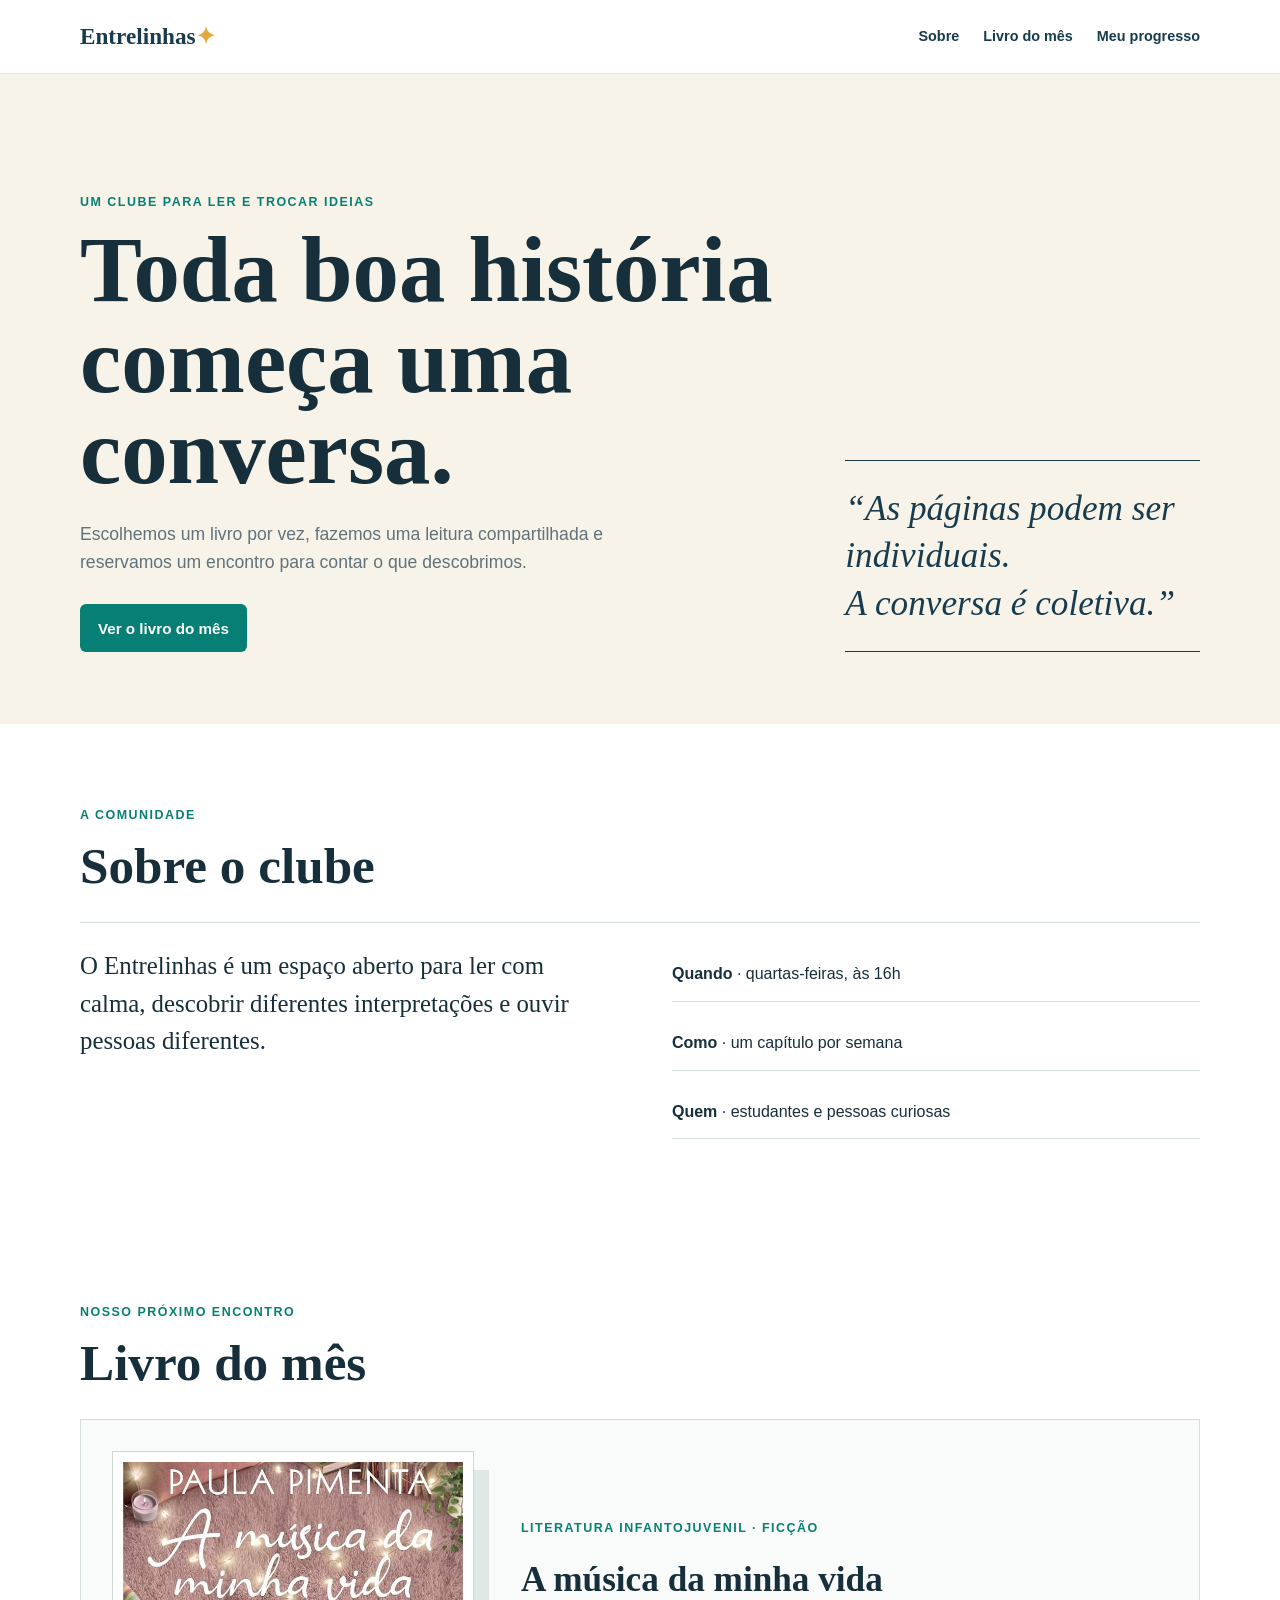
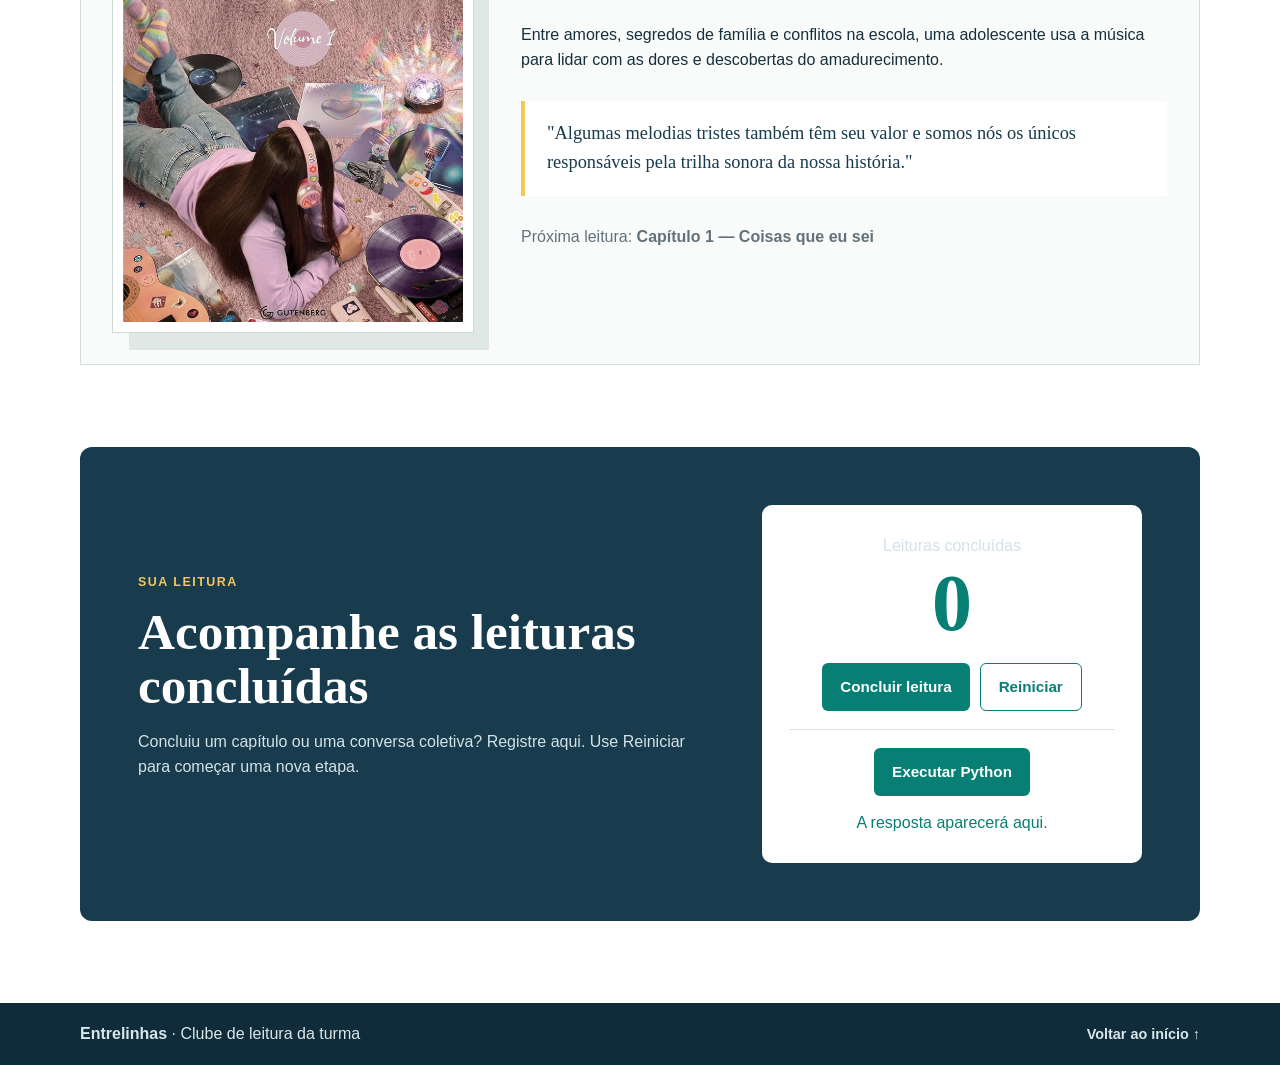
<file: index.html>
<!doctype html>
<html lang="pt-BR">
  <head>
    <meta charset="utf-8">
    <meta name="viewport" content="width=device-width, initial-scale=1">
    <meta name="description" content="Página prática de um clube de leitura.">
    <title>Entrelinhas — Clube de leitura</title>
    <link rel="stylesheet" href="style.css">
    <script src="script.js" defer></script>
  </head>
  <body>
    <header class="cabecalho">
      <a class="marca" href="#inicio" aria-label="Entrelinhas, página inicial">
        Entrelinhas<span aria-hidden="true">✦</span>
      </a>
      <nav aria-label="Navegação principal">
        <a href="#sobre">Sobre</a>
        <a href="#livro">Livro do mês</a>
        <a href="#progresso">Meu progresso</a>
      </nav>
    </header>

    <main id="inicio">
      <section class="apresentacao" aria-labelledby="titulo-principal">
        <div>
          <p class="destaque">Um clube para ler e trocar ideias</p>
          <h1 id="titulo-principal">Toda boa história começa uma conversa.</h1>
          <p>
            Escolhemos um livro por vez, fazemos uma leitura compartilhada e
            reservamos um encontro para contar o que descobrimos.
          </p>
          <a class="botao-link" href="#livro">Ver o livro do mês</a>
        </div>
        <p class="citacao" aria-label="Frase da aula">
          “As páginas podem ser individuais.<br>A conversa é coletiva.”
        </p>
      </section>

      <section id="sobre" class="secao sobre" aria-labelledby="titulo-sobre">
        <div class="secao-titulo">
          <p class="destaque">A comunidade</p>
          <h2 id="titulo-sobre">Sobre o clube</h2>
        </div>
        <div class="sobre-grid">
          <p>
            O Entrelinhas é um espaço aberto para ler com calma, descobrir
            diferentes interpretações e ouvir pessoas diferentes.
          </p>
          <ul>
            <li><strong>Quando</strong> · quartas-feiras, às 16h</li>
            <li><strong>Como</strong> · um capítulo por semana</li>
            <li><strong>Quem</strong> · estudantes e pessoas curiosas</li>
          </ul>
        </div>
      </section>

      <section id="livro" class="secao" aria-labelledby="titulo-livro">
        <div class="secao-titulo">
          <p class="destaque">Nosso próximo encontro</p>
          <h2 id="titulo-livro">Livro do mês</h2>
        </div>

        <article class="cartao-livro">
          <img
            class="capa-livro"
            src="pp.jpg"
            alt="Capa do livro A música da minha vida"
          >

          <div class="livro-detalhes">
            <p class="genero">Literatura infantojuvenil · ficção</p>
            <h3>A música da minha vida</h3>
            <p>
              Entre amores, segredos de família e conflitos na escola, uma adolescente
              usa a música para lidar com as dores e descobertas do amadurecimento.
            </p>
            <blockquote>
              "Algumas melodias tristes também têm seu valor e somos nós os
              únicos responsáveis pela trilha sonora da nossa história."
            </blockquote>
            <p class="proximo-capitulo">
              Próxima leitura: <strong>Capítulo 1 — Coisas que eu sei</strong>
            </p>
          </div>
        </article>
      </section>

      <section id="progresso" class="secao progresso" aria-labelledby="titulo-progresso">
        <div>
          <p class="destaque">Sua leitura</p>
          <h2 id="titulo-progresso">Acompanhe as leituras concluídas</h2>
          <p>
            Concluiu um capítulo ou uma conversa coletiva? Registre aqui.
            Use Reiniciar para começar uma nova etapa.
          </p>
        </div>

        <div class="painel-contador" aria-live="polite">
          <p class="contador-label">Leituras concluídas</p>
          <strong id="total" class="contador-numero">0</strong>
          <div class="contador-acoes">
            <button id="concluir-leitura" class="botao" type="button">
              Concluir leitura
            </button>
            <button id="reiniciar" class="botao botao-secundario" type="button">
              Reiniciar
            </button>
          </div>

          <div class="python-contador">
            <button id="botao-python" class="botao" type="button">
              Executar Python
            </button>
            <p id="saida-python">A resposta aparecerá aqui.</p>
          </div>
        </div>
      </section>
    </main>

    <footer class="rodape">
      <p><strong>Entrelinhas</strong> · Clube de leitura da turma</p>
      <a href="#inicio">Voltar ao início ↑</a>
    </footer>
  </body>
</html>
</file>
<file: style.css>
:root {
  --navy: #183b4e;
  --green: #087f75;
  --cream: #f7f3e8;
  --yellow: #f1c75b;
  --ink: #172f3a;
  --muted: #62727a;
  --line: #d5dfda;
}

* { box-sizing: border-box; }
html { scroll-behavior: smooth; }

body {
  margin: 0;
  color: var(--ink);
  background: white;
  font-family: Arial, sans-serif;
  line-height: 1.6;
}

h1, h2, h3, p { margin-top: 0; }
h1, h2, h3, .marca { font-family: Georgia, serif; }

h1 {
  max-width: 760px;
  margin-bottom: 22px;
  font-size: clamp(2.8rem, 8vw, 5.8rem);
  line-height: 0.98;
}

h2 {
  margin-bottom: 16px;
  font-size: clamp(2rem, 5vw, 3.2rem);
  line-height: 1.05;
}

.cabecalho,
.rodape {
  display: flex;
  align-items: center;
  justify-content: space-between;
  gap: 24px;
  width: 100%;
  padding: 18px max(24px, calc((100% - 1120px) / 2));
}

.cabecalho {
  position: sticky;
  top: 0;
  z-index: 10;
  border-bottom: 1px solid rgb(24 59 78 / 12%);
  background: rgb(255 255 255 / 94%);
  backdrop-filter: blur(8px);
}

.marca {
  color: var(--navy);
  font-size: 1.45rem;
  font-weight: 700;
  text-decoration: none;
}

.marca span { color: #e4a83f; }

nav { display: flex; gap: 24px; }
nav a,
.rodape a {
  color: var(--navy);
  font-size: 0.9rem;
  font-weight: 700;
  text-decoration: none;
}
nav a:hover,
.rodape a:hover { color: var(--green); }

.apresentacao {
  display: grid;
  grid-template-columns: minmax(0, 1.6fr) minmax(250px, 0.8fr);
  align-items: end;
  gap: 56px;
  min-height: 650px;
  padding: 72px max(24px, calc((100% - 1120px) / 2));
  background: var(--cream);
}

.apresentacao > div > p:not(.destaque) {
  max-width: 590px;
  margin-bottom: 28px;
  color: var(--muted);
  font-size: 1.1rem;
}

.destaque,
.genero {
  color: var(--green);
  font-size: 0.78rem;
  font-weight: 700;
  letter-spacing: 0.12em;
  text-transform: uppercase;
}

.botao-link,
.botao {
  display: inline-flex;
  align-items: center;
  justify-content: center;
  min-height: 48px;
  padding: 12px 18px;
  border: 0;
  border-radius: 6px;
  color: white;
  background: var(--green);
  font: 700 0.95rem Arial, sans-serif;
  text-decoration: none;
  cursor: pointer;
}

.botao-link:hover,
.botao:hover { background: #06675f; }

.citacao {
  margin: 0;
  padding: 24px 0;
  border-top: 1px solid var(--navy);
  border-bottom: 1px solid var(--navy);
  color: var(--navy);
  font-family: Georgia, serif;
  font-size: clamp(1.5rem, 3vw, 2.2rem);
  font-style: italic;
  line-height: 1.35;
}

.secao {
  width: min(1120px, calc(100% - 48px));
  margin: 0 auto;
  padding: 82px 0;
}

.secao-titulo {
  max-width: 620px;
  margin-bottom: 30px;
}

.sobre-grid {
  display: grid;
  grid-template-columns: 1fr 1fr;
  gap: 64px;
  padding-top: 24px;
  border-top: 1px solid var(--line);
}

.sobre-grid > p {
  max-width: 520px;
  font-family: Georgia, serif;
  font-size: 1.55rem;
  line-height: 1.5;
}

.sobre-grid ul {
  display: grid;
  gap: 14px;
  margin: 0;
  padding: 0;
  list-style: none;
}

.sobre-grid li {
  padding: 14px 0;
  border-bottom: 1px solid var(--line);
}

.cartao-livro {
  display: grid;
  grid-template-columns: minmax(220px, 360px) 1fr;
  gap: 48px;
  align-items: center;
  padding: 32px;
  border: 1px solid var(--line);
  background: #f9fbfa;
}

.capa-livro {
  display: block;
  width: 100%;
  aspect-ratio: 3 / 4;
  border: 10px solid white;
  outline: 1px solid #ccd9d4;
  object-fit: cover;
  box-shadow: 16px 18px 0 #dfe8e4;
}

.livro-detalhes h3 {
  margin-bottom: 14px;
  font-size: 2.2rem;
}

.livro-detalhes blockquote {
  margin: 28px 0;
  padding: 18px 22px;
  border-left: 4px solid var(--yellow);
  color: var(--navy);
  background: white;
  font-family: Georgia, serif;
  font-size: 1.15rem;
}

.proximo-capitulo { color: var(--muted); }

.progresso {
  display: grid;
  grid-template-columns: 1fr minmax(280px, 380px);
  align-items: center;
  gap: 64px;
  padding: 58px;
  border-radius: 12px;
  background: var(--navy);
  color: white;
}

.progresso h2 { max-width: 560px; }
.progresso > div > p:not(.destaque) {
  max-width: 560px;
  color: #d3e2e6;
}
.progresso .destaque { color: var(--yellow); }

.painel-contador {
  padding: 28px;
  border-radius: 10px;
  background: white;
  color: var(--ink);
  text-align: center;
}

.contador-label {
  margin-bottom: 4px;
  color: var(--muted);
}

.contador-numero {
  display: block;
  margin-bottom: 20px;
  color: var(--green);
  font-family: Georgia, serif;
  font-size: 5rem;
  line-height: 1;
}

.contador-acoes {
  display: flex;
  justify-content: center;
  flex-wrap: wrap;
  gap: 10px;
}

.botao-secundario {
  border: 1px solid var(--green);
  color: var(--green);
  background: white;
}
.botao-secundario:hover { color: white; }

.python-contador {
  margin-top: 18px;
  padding-top: 18px;
  border-top: 1px solid #d8dfe0;
}

#saida-python {
  min-height: 1.5em;
  margin: 14px 0 0;
  color: var(--green);
}

.rodape {
  margin-top: 82px;
  color: #d9e7e9;
  background: #102c3b;
}
.rodape p { margin: 0; }
.rodape a { color: #d9e7e9; }

:focus-visible {
  outline: 3px solid #efa94b;
  outline-offset: 4px;
}

@media (max-width: 760px) {
  .cabecalho,
  .rodape {
    align-items: flex-start;
    flex-direction: column;
  }

  nav {
    width: 100%;
    justify-content: space-between;
    gap: 12px;
  }

  .apresentacao,
  .sobre-grid,
  .cartao-livro,
  .progresso {
    grid-template-columns: 1fr;
  }

  .apresentacao {
    gap: 40px;
    min-height: auto;
  }

  .cartao-livro { padding: 24px; }

  .capa-livro {
    width: min(310px, 100%);
    margin: 0 auto;
  }

  .progresso {
    width: 100%;
    gap: 32px;
    border-radius: 0;
    padding: 48px 24px;
  }
}
</file>
